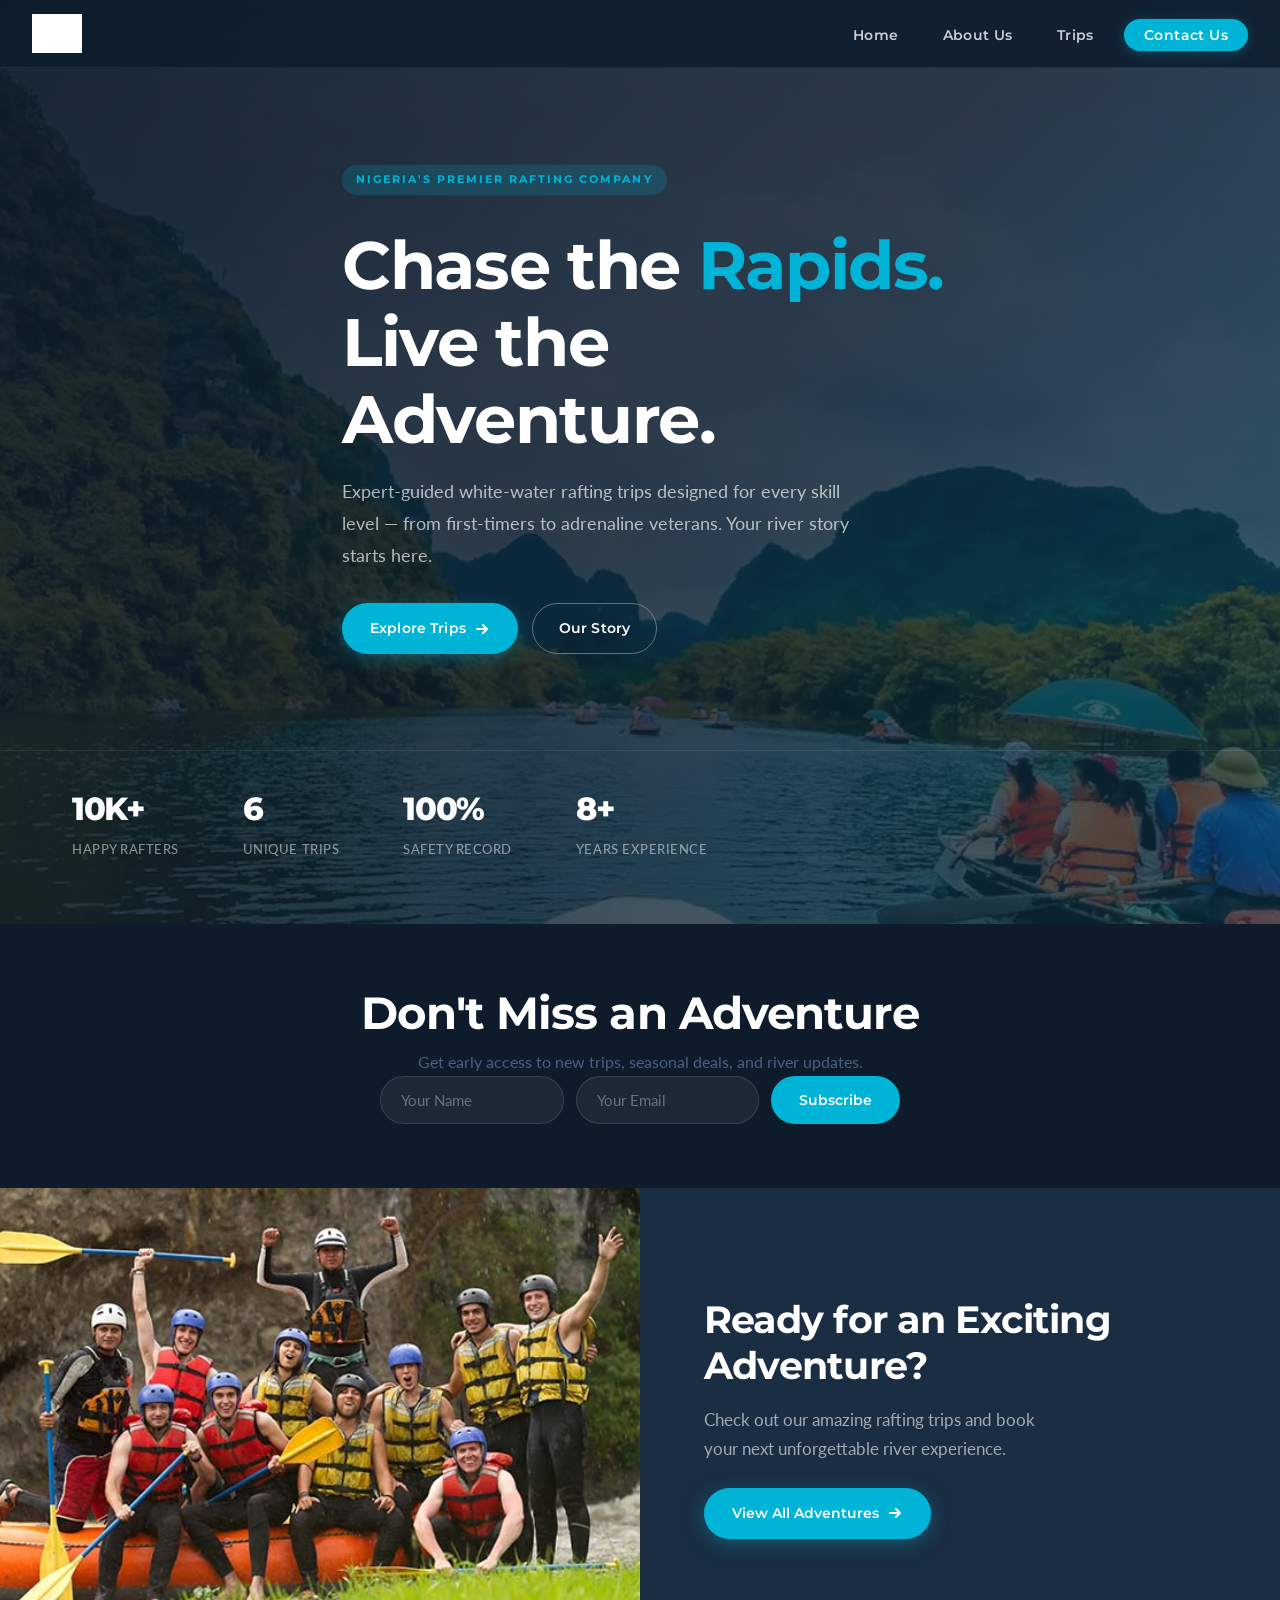
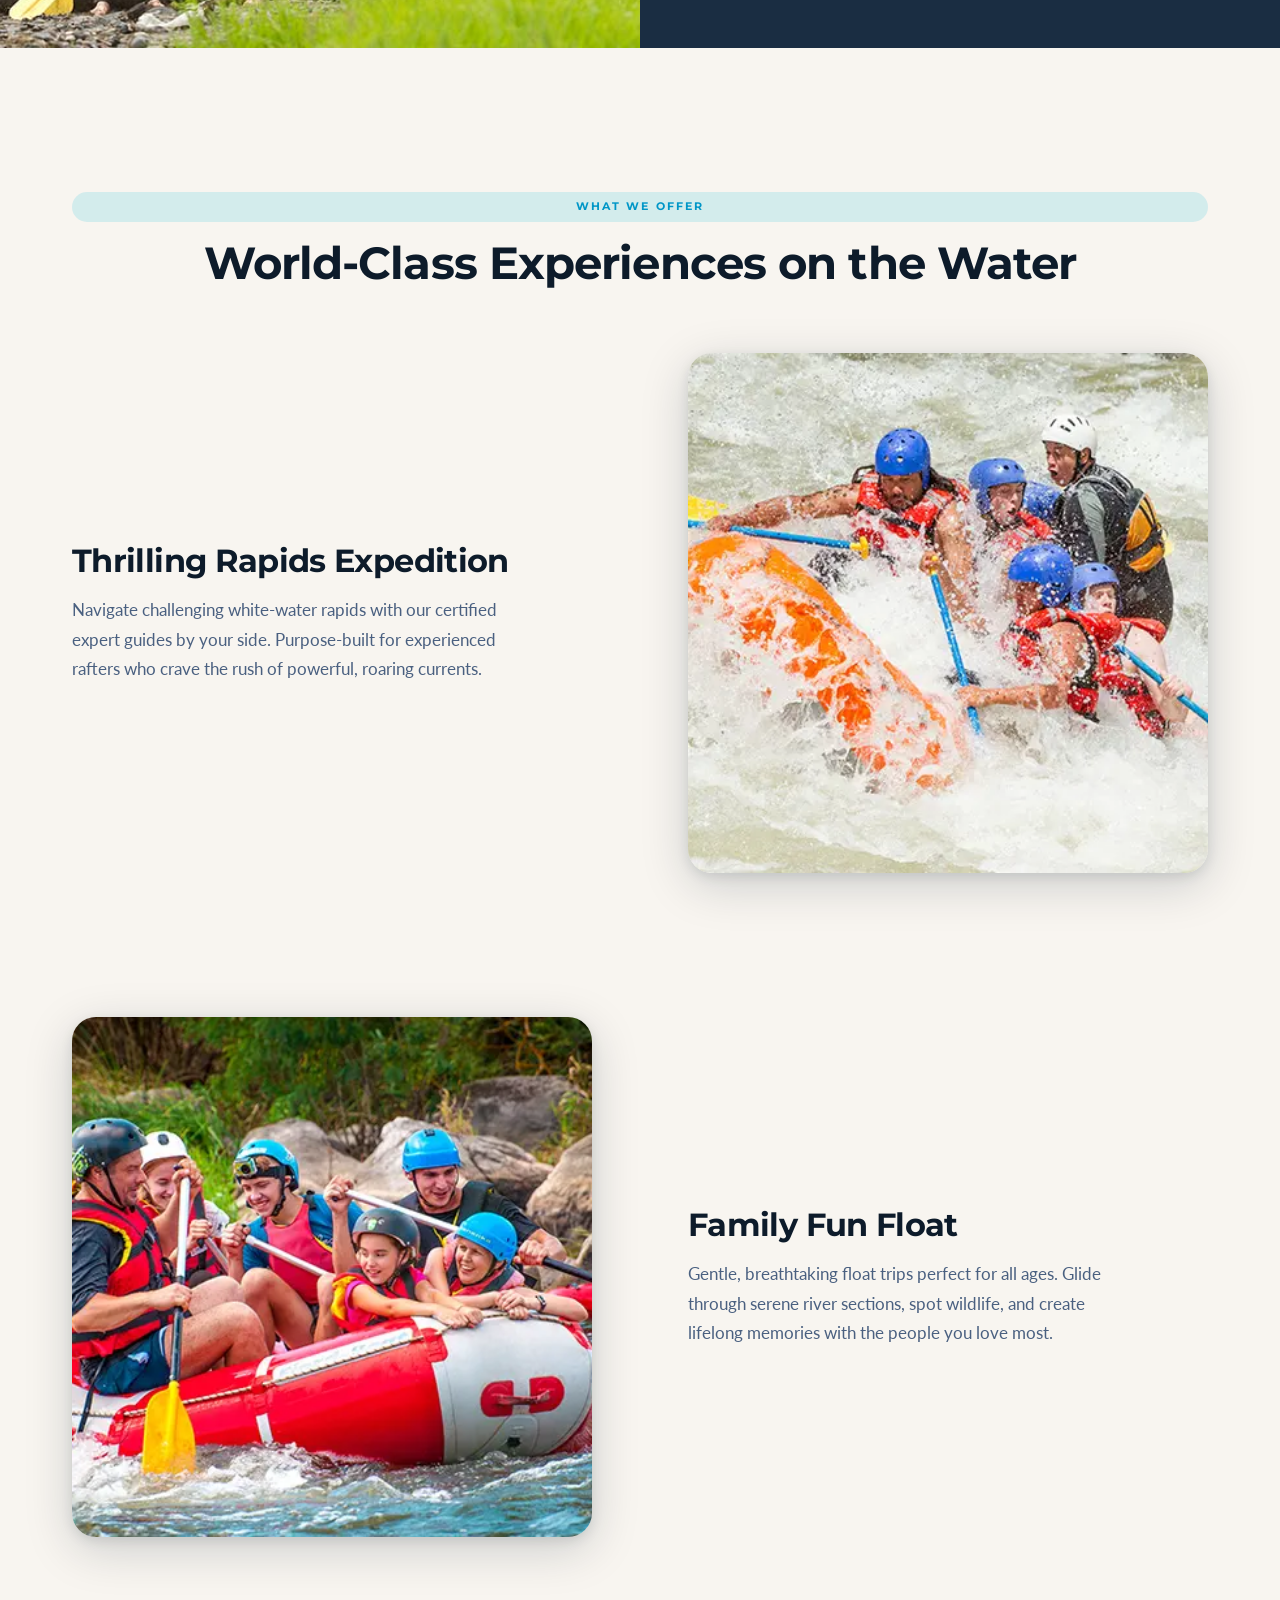
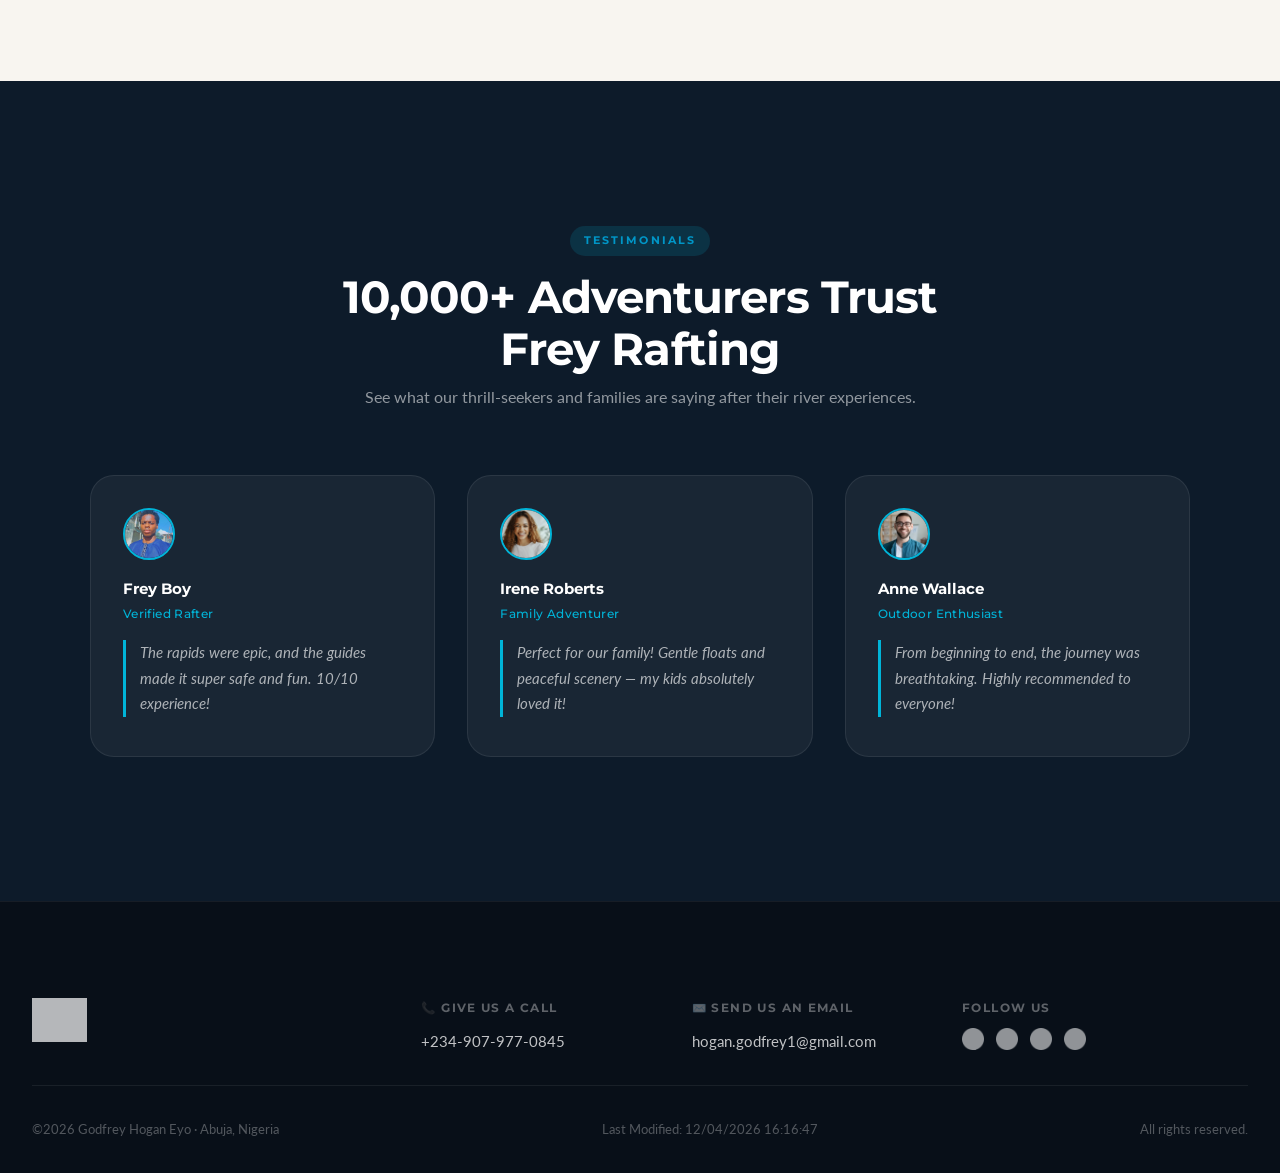
<file: index.html>
<!DOCTYPE html>
<html lang="en-US">

<head>
  <meta charset="UTF-8">
  <meta name="viewport" content="width=device-width, initial-scale=1.0">
  <title>Frey Water Rafting — Unforgettable River Adventures</title>
  <meta name="description" content="Frey Water Rafting offers world-class river adventures for all skill levels. Book your thrilling rafting trip in Abuja, Nigeria.">
  <meta name="author" content="Godfrey Hogan Eyo">
  <link rel="preconnect" href="https://fonts.googleapis.com">
  <link rel="preconnect" href="https://fonts.gstatic.com" crossorigin>
  <link href="https://fonts.googleapis.com/css2?family=Lato:wght@400;700&family=Montserrat:wght@100..900&display=swap" rel="stylesheet">
  <link rel="stylesheet" href="styles/rafting.css">
  <link rel="stylesheet" href="styles/rafting-large.css">
  <link rel="stylesheet" href="styles/rafting-larger.css">
  <script src="scripts/rafting.js" defer></script>
</head>

<body>

  <!-- ═══ HEADER ══════════════════════════════════════════ -->
  <header>
    <img id="logo-img" src="images/rafting-logo.webp" alt="Frey Water Rafting" loading="lazy">
    <button id="menu" aria-label="Open menu">
      <span></span>
    </button>
    <nav>
      <ul class="navigation">
        <li><a href="index.html">Home</a></li>
        <li><a href="about.html">About Us</a></li>
        <li><a href="trips.html">Trips</a></li>
        <li><a href="contact.html">Contact Us</a></li>
      </ul>
    </nav>
  </header>

  <main>

    <!-- ═══ HERO ════════════════════════════════════════════ -->
    <section class="hero" aria-label="Hero section">
      <div class="hero-bg">
        <img src="images/home-image2.webp" alt="" aria-hidden="true" loading="eager">
      </div>
      <div class="hero-content container">
        <span class="section-label">Nigeria's Premier Rafting Company</span>
        <h1>Chase the <span>Rapids.</span><br>Live the Adventure.</h1>
        <p class="hero-sub">Expert-guided white-water rafting trips designed for every skill level — from first-timers to adrenaline veterans. Your river story starts here.</p>
        <div class="hero-cta">
          <a href="trips.html" class="btn btn-primary">
            Explore Trips
            <svg viewBox="0 0 16 16" fill="none" stroke="currentColor" stroke-width="2" stroke-linecap="round" stroke-linejoin="round"><path d="M3 8h10M9 4l4 4-4 4"/></svg>
          </a>
          <a href="about.html" class="btn btn-ghost">Our Story</a>
        </div>
      </div>
      <div class="hero-stats">
        <div class="stat"><strong>10K+</strong><span>Happy Rafters</span></div>
        <div class="stat"><strong>6</strong><span>Unique Trips</span></div>
        <div class="stat"><strong>100%</strong><span>Safety Record</span></div>
        <div class="stat"><strong>8+</strong><span>Years Experience</span></div>
      </div>
    </section>

    <!-- ═══ SUBSCRIBE ════════════════════════════════════════ -->
    <section class="subscribe-section" aria-label="Newsletter signup">
      <div class="container">
        <h2>Don't Miss an Adventure</h2>
        <p>Get early access to new trips, seasonal deals, and river updates.</p>
        <form id="subscribe-form" novalidate>
          <input type="text" id="name" placeholder="Your Name" required aria-label="Your name">
          <input type="email" id="email" placeholder="Your Email" required aria-label="Your email" pattern="[a-z0-9._%+\-]+@[a-z0-9.\-]+\.[a-z]{2,}$">
          <button type="submit">Subscribe</button>
        </form>
      </div>
    </section>

    <!-- ═══ TRIP PROMO BAND ══════════════════════════════════ -->
    <div class="trip-section" aria-label="Adventure call-to-action">
      <div class="trip-image-container">
        <img src="images/river-exhilaration.jpg" alt="Rafters navigating white-water rapids" loading="lazy">
      </div>
      <div class="trip-text">
        <p>Ready for an Exciting Adventure?</p>
        <p>Check out our amazing rafting trips and book your next unforgettable river experience.</p>
        <a href="trips.html" class="trip-button">
          View All Adventures
          <svg viewBox="0 0 16 16" fill="none" stroke="currentColor" stroke-width="2" stroke-linecap="round" stroke-linejoin="round" width="16" height="16"><path d="M3 8h10M9 4l4 4-4 4"/></svg>
        </a>
      </div>
    </div>

    <!-- ═══ OFFERINGS ════════════════════════════════════════ -->
    <section class="offerings-section" aria-labelledby="offerings-heading">
      <span class="section-label" style="display:block;text-align:center;margin-bottom:1rem">What We Offer</span>
      <h2 class="offering-h2" id="offerings-heading">World-Class Experiences on the Water</h2>

      <div class="row featurette reveal">
        <div class="col-md-7">
          <h2 class="featurette-heading">Thrilling Rapids Expedition</h2>
          <p class="lead">Navigate challenging white-water rapids with our certified expert guides by your side. Purpose-built for experienced rafters who crave the rush of powerful, roaring currents.</p>
        </div>
        <div class="col-md-5">
          <img src="images/thrilling-rapids.webp" alt="Thrilling Rapids Expedition" class="featurette-image" width="500" height="500" loading="lazy">
        </div>
      </div>

      <div class="row featurette reveal">
        <div class="col-md-7 order-md-2">
          <h2 class="featurette-heading">Family Fun Float</h2>
          <p class="lead">Gentle, breathtaking float trips perfect for all ages. Glide through serene river sections, spot wildlife, and create lifelong memories with the people you love most.</p>
        </div>
        <div class="col-md-5">
          <img src="images/family-fun.webp" alt="Family Fun Float trip" class="featurette-image" width="500" height="500" loading="lazy">
        </div>
      </div>
    </section>

    <!-- ═══ SOCIAL PROOF ═════════════════════════════════════ -->
    <section class="social-proof" aria-labelledby="proof-heading">
      <div class="proof-header reveal">
        <span class="section-label">Testimonials</span>
        <h2 id="proof-heading">10,000+ Adventurers Trust Frey Rafting</h2>
        <p>See what our thrill-seekers and families are saying after their river experiences.</p>
      </div>
      <div class="testimonials">
        <div class="testimonial-card reveal">
          <img src="images/profile.jpg" alt="Frey boy" class="avatar">
          <p class="name">Frey Boy <span>Verified Rafter</span></p>
          <blockquote>The rapids were epic, and the guides made it super safe and fun. 10/10 experience!</blockquote>
        </div>
        <div class="testimonial-card reveal">
          <img src="images/irene-roberts.jpg" alt="Irene Roberts" class="avatar">
          <p class="name">Irene Roberts <span>Family Adventurer</span></p>
          <blockquote>Perfect for our family! Gentle floats and peaceful scenery — my kids absolutely loved it!</blockquote>
        </div>
        <div class="testimonial-card reveal">
          <img src="images/caleb-stones.webp" alt="Anne Wallace" class="avatar">
          <p class="name">Anne Wallace <span>Outdoor Enthusiast</span></p>
          <blockquote>From beginning to end, the journey was breathtaking. Highly recommended to everyone!</blockquote>
        </div>
      </div>
    </section>

  </main>

  <!-- ═══ FOOTER ═══════════════════════════════════════════ -->
  <footer class="site-footer">
    <div class="footer-logo">
      <img src="images/rafting-logo.webp" alt="Frey Rafting Logo">
    </div>
    <div class="footer-contact">
      <p>📞 Give Us a Call</p>
      <a href="tel:+2349079770845">+234-907-977-0845</a>
    </div>
    <div class="footer-email">
      <p>✉️ Send Us an Email</p>
      <a href="mailto:hogan.godfrey1@gmail.com">hogan.godfrey1@gmail.com</a>
    </div>
    <div class="footer-social">
      <p>Follow Us</p>
      <div>
        <a href="#" aria-label="Facebook"><img src="images/facebook_icon.png" alt="Facebook"></a>
        <a href="https://www.instagram.com/itx_frey?igsh=Ym53MWpyd3EzMXE3" aria-label="Instagram"><img src="images/instagram_icon.png" alt="Instagram"></a>
        <a href="https://www.linkedin.com/in/godfrey-eyo-66aa3a251" aria-label="LinkedIn"><img src="images/linkedin_icon.png" alt="LinkedIn"></a>
        <a href="https://x.com/itzfrey" aria-label="Twitter/X"><img src="images/twitter_icon.png" alt="Twitter"></a>
      </div>
    </div>
    <div class="footer-copy">
      <p>&copy;<span id="currentyear"></span> Godfrey Hogan Eyo · Abuja, Nigeria</p>
      <p id="lastModified"></p>
      <p>All rights reserved.</p>
    </div>
  </footer>

</body>
</html>
</file>
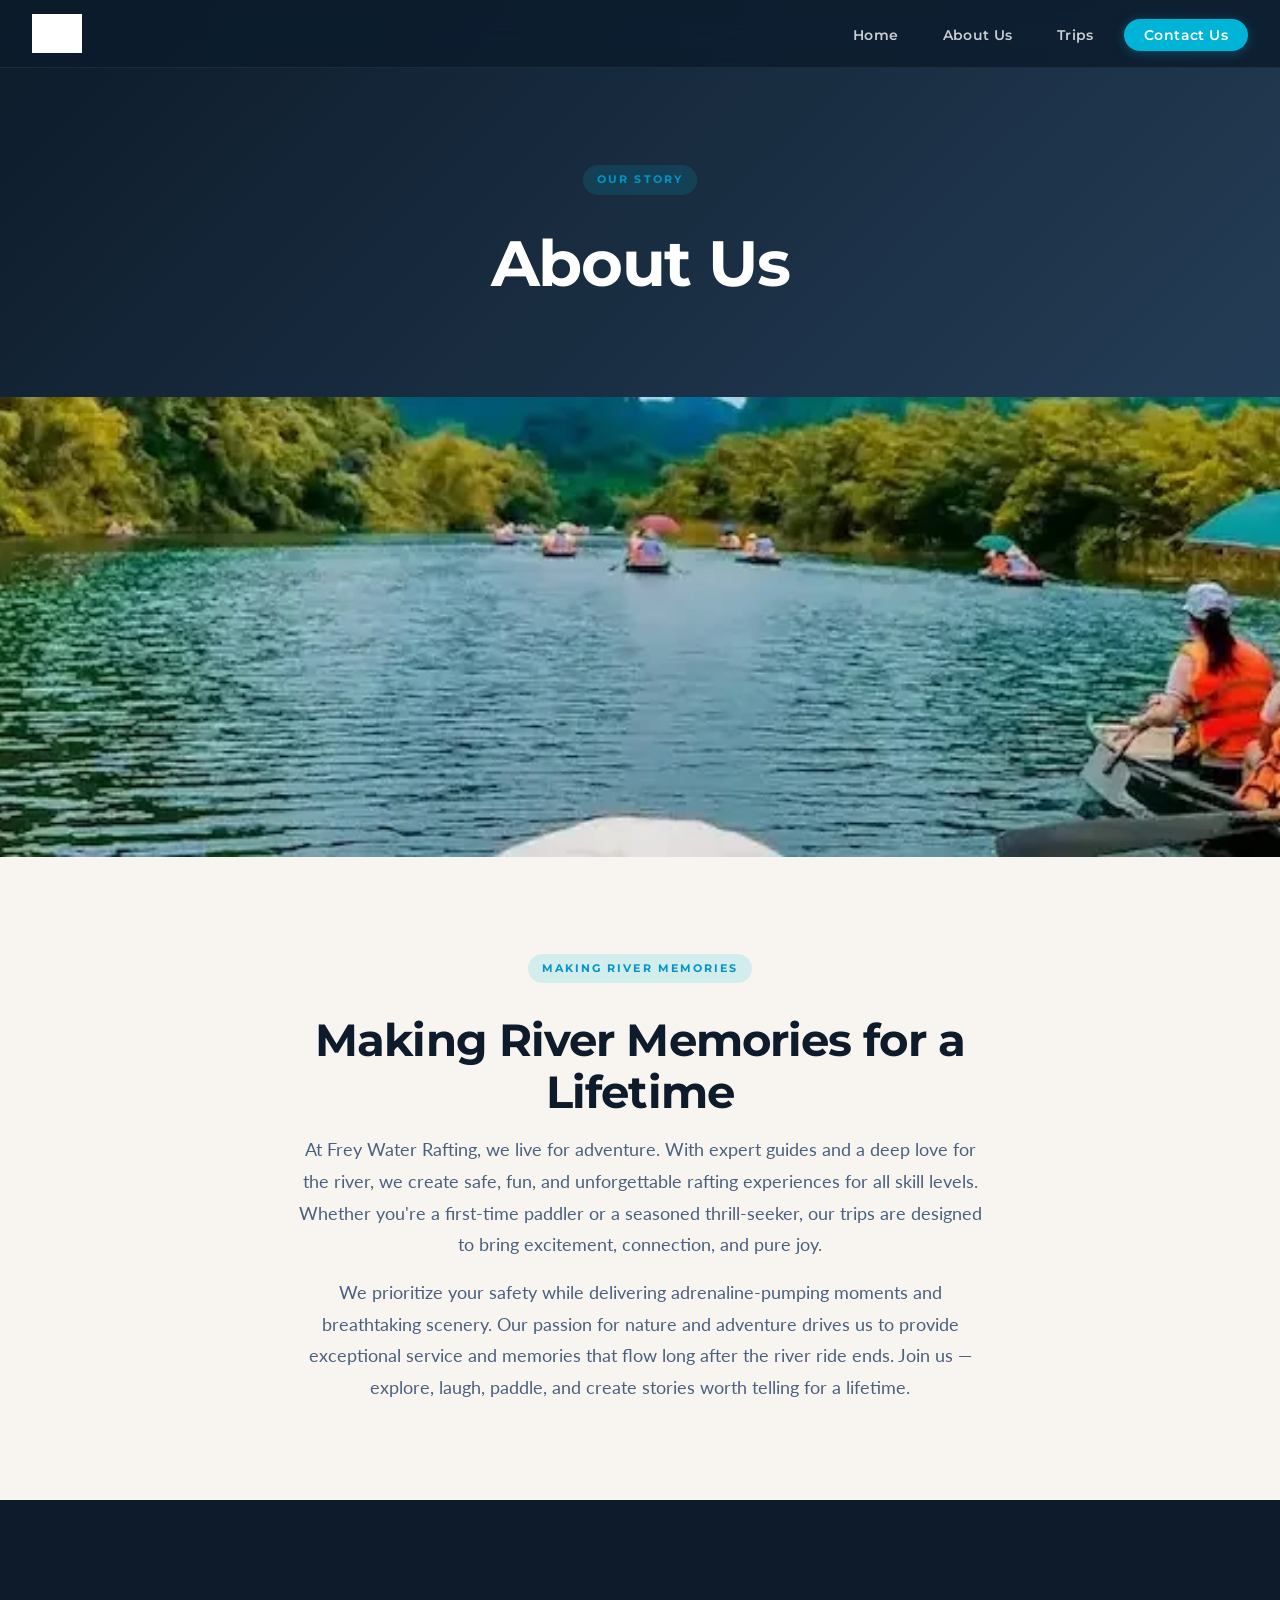
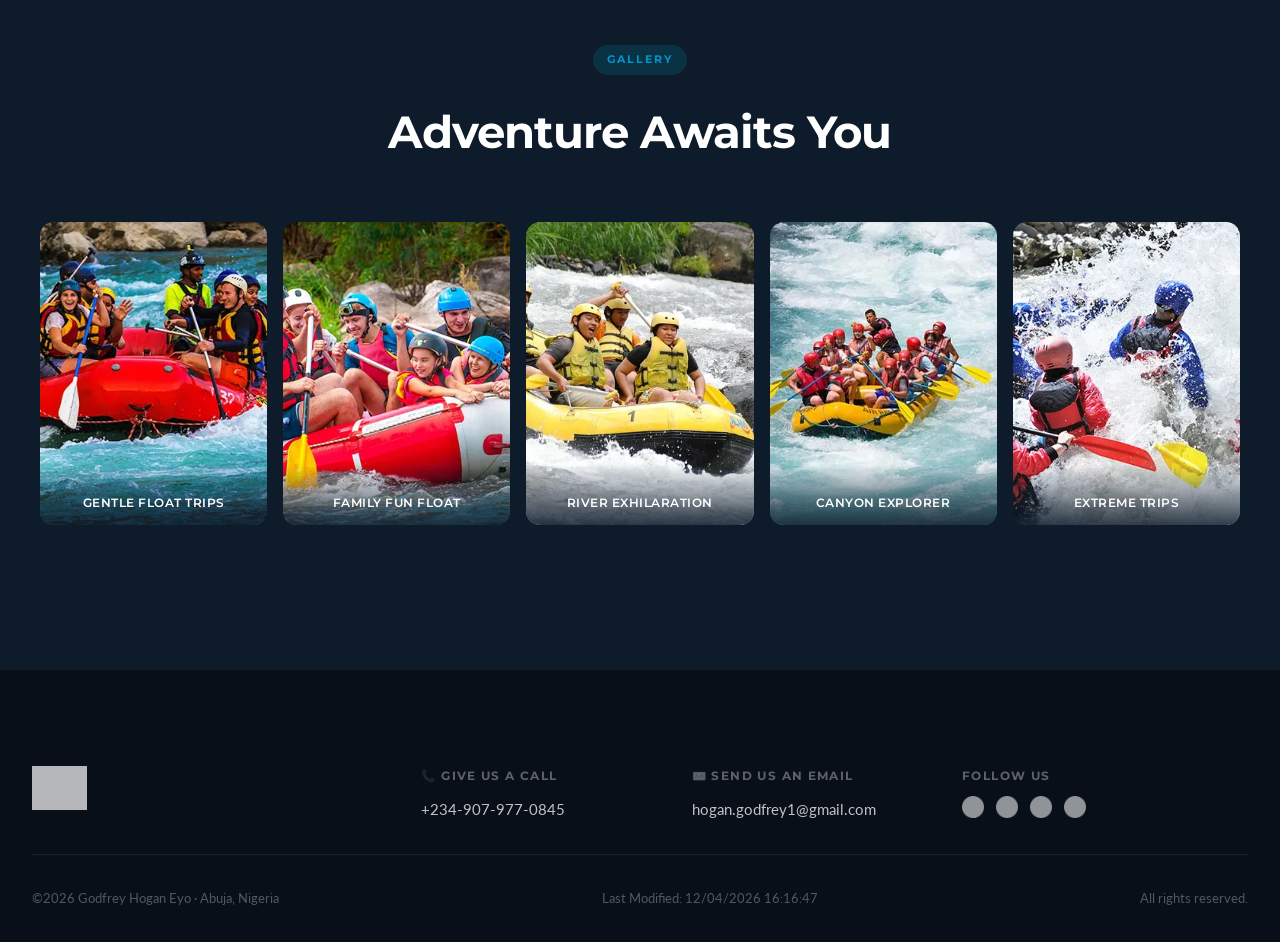
<file: about.html>
<!DOCTYPE html>
<html lang="en-us">

<head>
  <meta charset="UTF-8">
  <meta name="viewport" content="width=device-width, initial-scale=1.0">
  <title>About Us — Frey Water Rafting</title>
  <meta name="description" content="Learn about Frey Water Rafting — our story, mission, and the passionate guides behind every unforgettable river adventure.">
  <meta name="author" content="Godfrey Hogan Eyo">
  <link rel="preconnect" href="https://fonts.googleapis.com">
  <link rel="preconnect" href="https://fonts.gstatic.com" crossorigin>
  <link href="https://fonts.googleapis.com/css2?family=Lato:wght@400;700&family=Montserrat:wght@100..900&display=swap" rel="stylesheet">
  <link rel="stylesheet" href="styles/rafting.css">
  <link rel="stylesheet" href="styles/rafting-large.css">
  <link rel="stylesheet" href="styles/rafting-larger.css">
  <script src="scripts/rafting.js" defer></script>
</head>

<body>

  <header>
    <img id="logo-img" src="images/rafting-logo.webp" alt="Frey Water Rafting" loading="lazy">
    <button id="menu" aria-label="Open menu"><span></span></button>
    <nav>
      <ul class="navigation">
        <li><a href="index.html">Home</a></li>
        <li><a href="about.html">About Us</a></li>
        <li><a href="trips.html">Trips</a></li>
        <li><a href="contact.html">Contact Us</a></li>
      </ul>
    </nav>
  </header>

  <main>

    <section>
      <div class="about-heading">
        <span class="section-label">Our Story</span>
        <h1 style="color:white;margin-top:1rem;">About Us</h1>
      </div>
      <div class="about-image">
        <img src="images/about-header-image.webp" alt="Rafters on the river" loading="lazy">
      </div>
      <div class="about-content reveal">
        <span class="section-label">Making River Memories</span>
        <h2 style="margin-top:1rem">Making River Memories for a Lifetime</h2>
        <p>At Frey Water Rafting, we live for adventure. With expert guides and a deep love for the river, we create safe, fun, and unforgettable rafting experiences for all skill levels. Whether you're a first-time paddler or a seasoned thrill-seeker, our trips are designed to bring excitement, connection, and pure joy.</p>
        <p style="margin-top:1rem">We prioritize your safety while delivering adrenaline-pumping moments and breathtaking scenery. Our passion for nature and adventure drives us to provide exceptional service and memories that flow long after the river ride ends. Join us — explore, laugh, paddle, and create stories worth telling for a lifetime.</p>
      </div>
    </section>

    <section class="adventure-section" aria-labelledby="adventure-heading">
      <span class="section-label">Gallery</span>
      <h2 id="adventure-heading" style="margin-top:1rem">Adventure Awaits You</h2>
      <div class="adventure-figure">
        <figure class="reveal">
          <img src="images/rafting1.webp" alt="Gentle float trips" loading="lazy">
          <figcaption>Gentle Float Trips</figcaption>
        </figure>
        <figure class="reveal">
          <img src="images/family-fun.webp" alt="Family fun float" loading="lazy">
          <figcaption>Family Fun Float</figcaption>
        </figure>
        <figure class="reveal">
          <img src="images/river-exhilaration.webp" alt="River exhilaration" loading="lazy">
          <figcaption>River Exhilaration</figcaption>
        </figure>
        <figure class="reveal">
          <img src="images/rafting4.webp" alt="Canyon explorer" loading="lazy">
          <figcaption>Canyon Explorer</figcaption>
        </figure>
        <figure class="reveal">
          <img src="images/extreme-trips.webp" alt="Extreme trips" loading="lazy">
          <figcaption>Extreme Trips</figcaption>
        </figure>
      </div>
    </section>

  </main>

  <footer class="site-footer">
    <div class="footer-logo">
      <img src="images/rafting-logo.webp" alt="Frey Rafting Logo" loading="lazy">
    </div>
    <div class="footer-contact">
      <p>📞 Give Us a Call</p>
      <a href="tel:+2349079770845">+234-907-977-0845</a>
    </div>
    <div class="footer-email">
      <p>✉️ Send Us an Email</p>
      <a href="mailto:hogan.godfrey1@gmail.com">hogan.godfrey1@gmail.com</a>
    </div>
    <div class="footer-social">
      <p>Follow Us</p>
      <div>
        <a href="#" aria-label="Facebook"><img src="images/facebook_icon.png" alt="Facebook"></a>
        <a href="https://www.instagram.com/itx_frey?igsh=Ym53MWpyd3EzMXE3" aria-label="Instagram"><img src="images/instagram_icon.png" alt="Instagram"></a>
        <a href="https://www.linkedin.com/in/godfrey-eyo-66aa3a251" aria-label="LinkedIn"><img src="images/linkedin_icon.png" alt="LinkedIn"></a>
        <a href="https://x.com/itzfrey" aria-label="Twitter/X"><img src="images/twitter_icon.png" alt="Twitter"></a>
      </div>
    </div>
    <div class="footer-copy">
      <p>&copy;<span id="currentyear"></span> Godfrey Hogan Eyo · Abuja, Nigeria</p>
      <p id="lastModified"></p>
      <p>All rights reserved.</p>
    </div>
  </footer>

</body>
</html>
</file>
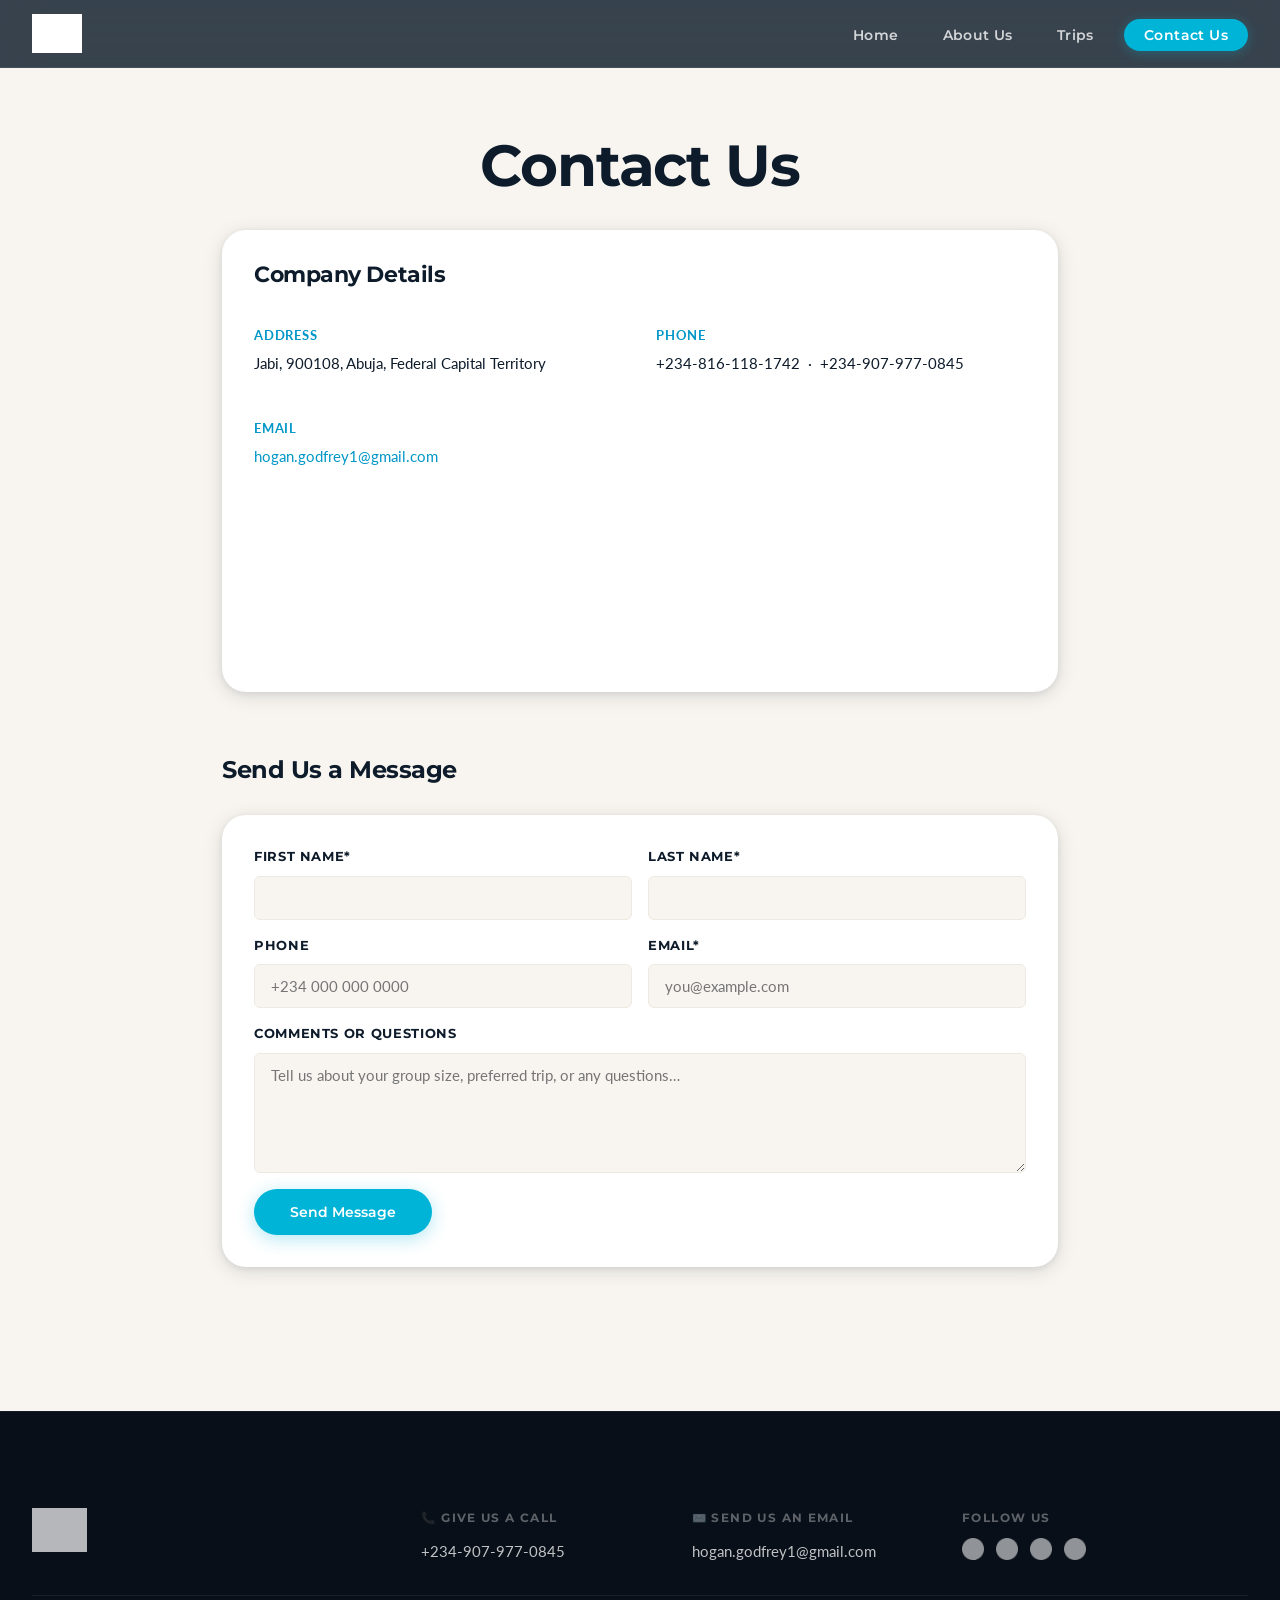
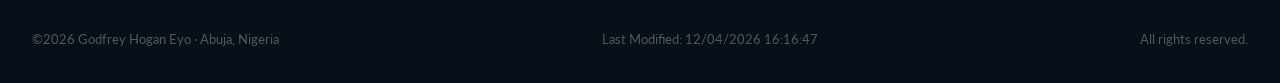
<file: contact.html>
<!DOCTYPE html>
<html lang="en-US">

<head>
  <meta charset="UTF-8">
  <meta name="viewport" content="width=device-width, initial-scale=1.0">
  <title>Contact Us — Frey Water Rafting</title>
  <meta name="description" content="Get in touch with Frey Water Rafting. Book a trip, ask questions, or send us a message.">
  <meta name="author" content="Godfrey Hogan Eyo">
  <link rel="preconnect" href="https://fonts.googleapis.com">
  <link rel="preconnect" href="https://fonts.gstatic.com" crossorigin>
  <link href="https://fonts.googleapis.com/css2?family=Lato:wght@400;700&family=Montserrat:wght@100..900&display=swap" rel="stylesheet">
  <link rel="stylesheet" href="styles/rafting.css">
  <link rel="stylesheet" href="styles/rafting-large.css">
  <link rel="stylesheet" href="styles/rafting-larger.css">
  <script src="scripts/rafting.js" defer></script>
</head>

<body>

  <header>
    <img id="logo-img" src="images/rafting-logo.webp" alt="Frey Water Rafting" loading="lazy">
    <button id="menu" aria-label="Open menu"><span></span></button>
    <nav>
      <ul class="navigation">
        <li><a href="index.html">Home</a></li>
        <li><a href="about.html">About Us</a></li>
        <li><a href="trips.html">Trips</a></li>
        <li><a href="contact.html">Contact Us</a></li>
      </ul>
    </nav>
  </header>

  <main>

    <h1 class="contact-h1">Contact Us</h1>

    <section class="contact-section reveal">
      <div class="company-info">
        <h2>Company Details</h2>
        <div class="address">
          <p><strong>Address</strong></p>
          <p>Jabi, 900108, Abuja, Federal Capital Territory</p>
        </div>
        <div class="phone">
          <p><strong>Phone</strong></p>
          <p>+234-816-118-1742 &nbsp;·&nbsp; +234-907-977-0845</p>
        </div>
        <div class="email">
          <p><strong>Email</strong></p>
          <p><a href="mailto:hogan.godfrey1@gmail.com" style="color:var(--teal-dark)">hogan.godfrey1@gmail.com</a></p>
        </div>
        <div>
          <iframe title="Jabi, Abuja"
            src="https://www.google.com/maps/embed?pb=!1m14!1m12!1m3!1d14753.842128350474!2d7.428692981295254!3d9.073199375328045!2m3!1f0!2f0!3f0!3m2!1i1024!2i768!4f13.1!5e0!3m2!1sen!2sng!4v1689111962773!5m2!1sen!2sng"
            width="300" height="250" allowfullscreen="" loading="lazy"
            referrerpolicy="no-referrer-when-downgrade"></iframe>
        </div>
      </div>
    </section>

    <div class="contact-form reveal">
      <h3>Send Us a Message</h3>
      <form method="get" action="#" class="wf1">
        <label>First Name* <input type="text" name="fname" required autocomplete="given-name"></label>
        <label>Last Name*  <input type="text" name="lname" required autocomplete="family-name"></label>
        <label>Phone       <input type="tel" name="tel" placeholder="+234 000 000 0000" autocomplete="tel"></label>
        <label>Email*      <input type="email" name="email" required placeholder="you@example.com" autocomplete="email"></label>
        <label class="written-review">Comments or Questions
          <textarea name="comments" id="comments" rows="4" placeholder="Tell us about your group size, preferred trip, or any questions…"></textarea>
        </label>
        <input type="submit" value="Send Message">
      </form>
    </div>

  </main>

  <footer class="site-footer">
    <div class="footer-logo">
      <img src="images/rafting-logo.webp" alt="Frey Rafting Logo">
    </div>
    <div class="footer-contact">
      <p>📞 Give Us a Call</p>
      <a href="tel:+2349079770845">+234-907-977-0845</a>
    </div>
    <div class="footer-email">
      <p>✉️ Send Us an Email</p>
      <a href="mailto:hogan.godfrey1@gmail.com">hogan.godfrey1@gmail.com</a>
    </div>
    <div class="footer-social">
      <p>Follow Us</p>
      <div>
        <a href="#" aria-label="Facebook"><img src="images/facebook_icon.png" alt="Facebook"></a>
        <a href="https://www.instagram.com/itx_frey?igsh=Ym53MWpyd3EzMXE3" aria-label="Instagram"><img src="images/instagram_icon.png" alt="Instagram"></a>
        <a href="https://www.linkedin.com/in/godfrey-eyo-66aa3a251" aria-label="LinkedIn"><img src="images/linkedin_icon.png" alt="LinkedIn"></a>
        <a href="https://x.com/itzfrey" aria-label="Twitter/X"><img src="images/twitter_icon.png" alt="Twitter"></a>
      </div>
    </div>
    <div class="footer-copy">
      <p>&copy;<span id="currentyear"></span> Godfrey Hogan Eyo · Abuja, Nigeria</p>
      <p id="lastModified"></p>
      <p>All rights reserved.</p>
    </div>
  </footer>

</body>
</html>
</file>
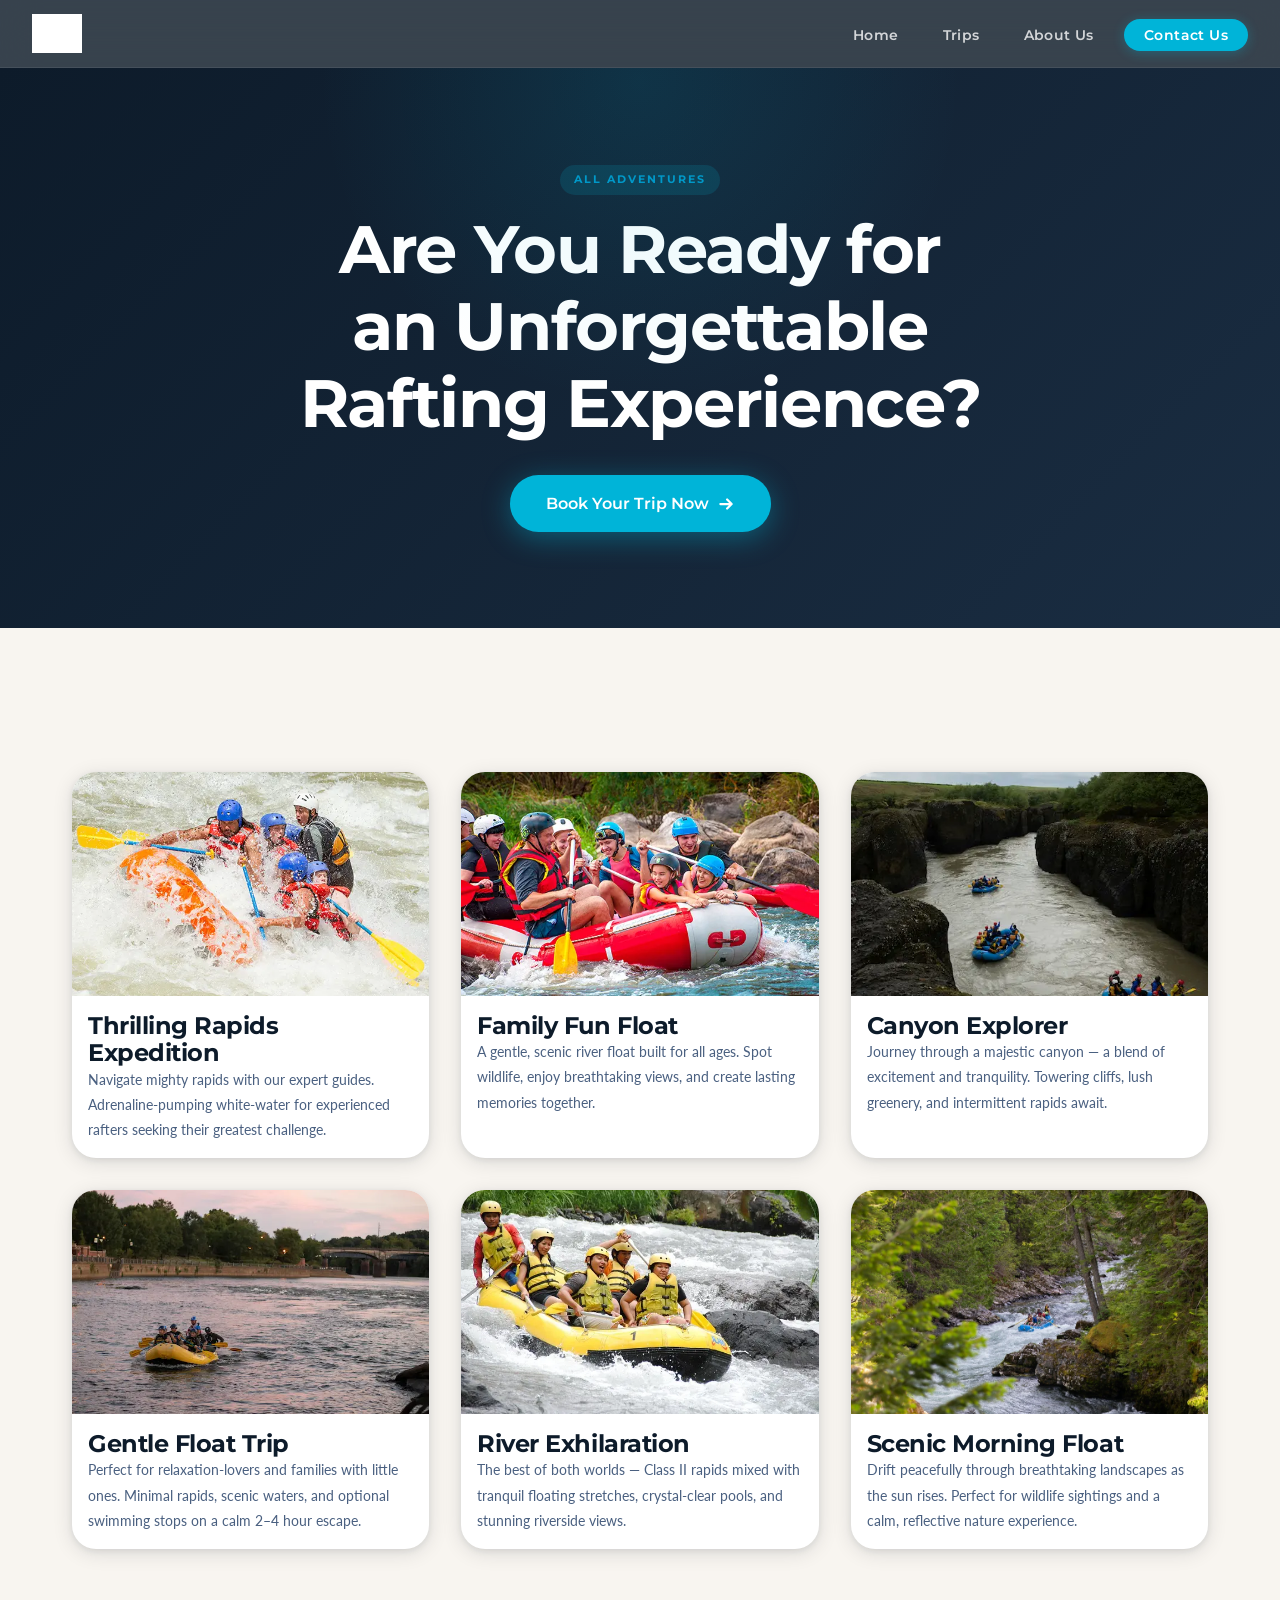
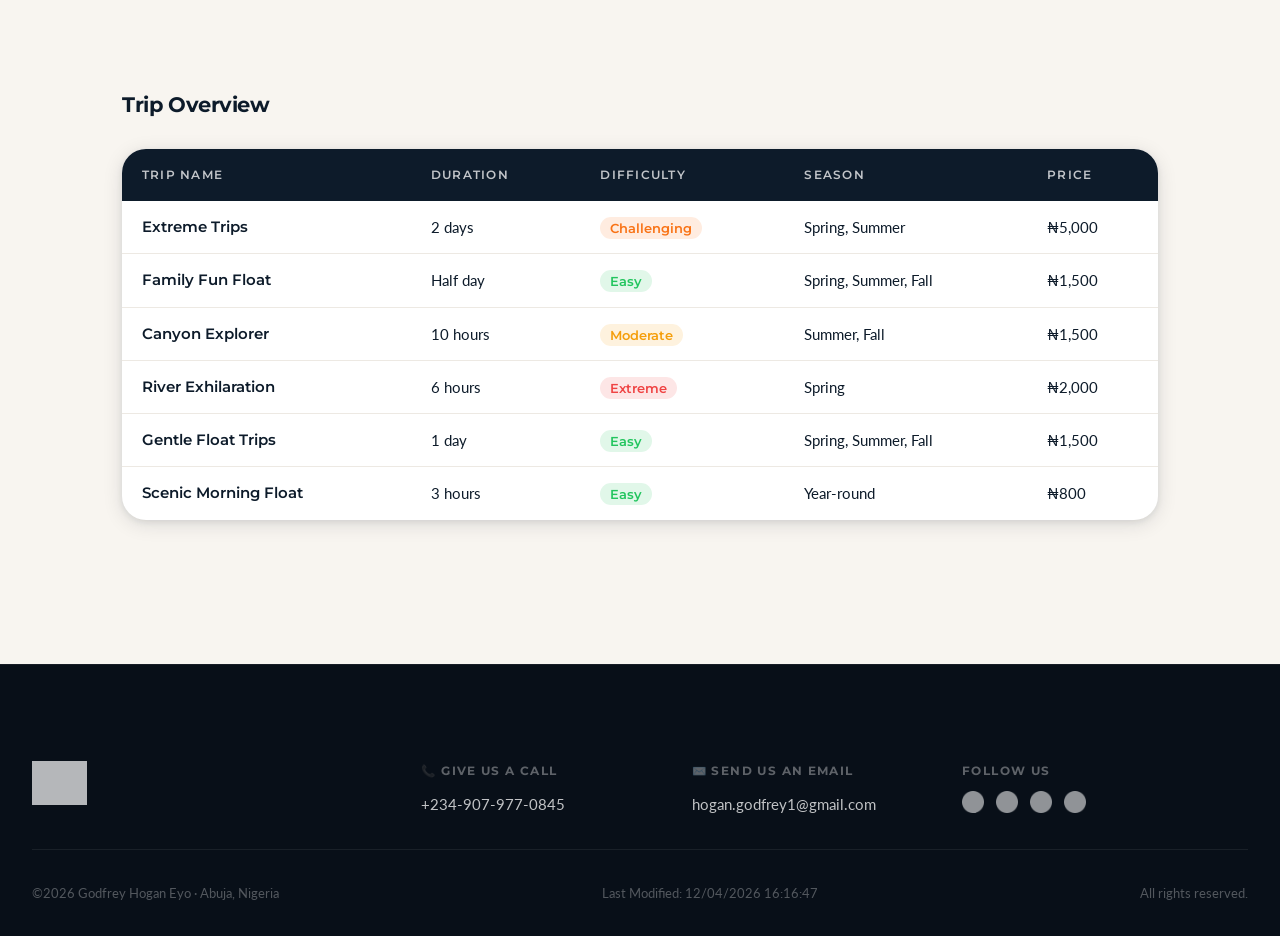
<file: trips.html>
<!DOCTYPE html>
<html lang="en-us">

<head>
  <meta charset="UTF-8">
  <meta name="viewport" content="width=device-width, initial-scale=1.0">
  <title>Our Trips — Frey Water Rafting</title>
  <meta name="description" content="Explore all Frey Water Rafting trips — from family floats to extreme white-water expeditions. Book your adventure today.">
  <meta name="author" content="Godfrey Hogan Eyo">
  <link rel="preconnect" href="https://fonts.googleapis.com">
  <link rel="preconnect" href="https://fonts.gstatic.com" crossorigin>
  <link href="https://fonts.googleapis.com/css2?family=Lato:wght@400;700&family=Montserrat:wght@100..900&display=swap" rel="stylesheet">
  <link rel="stylesheet" href="styles/rafting.css">
  <link rel="stylesheet" href="styles/rafting-large.css">
  <link rel="stylesheet" href="styles/rafting-larger.css">
  <script src="scripts/rafting.js" defer></script>
</head>

<body>

  <header>
    <img id="logo-img" src="images/rafting-logo.webp" alt="Frey Water Rafting" loading="lazy">
    <button id="menu" aria-label="Open menu"><span></span></button>
    <nav>
      <ul class="navigation">
        <li><a href="index.html">Home</a></li>
        <li><a href="trips.html">Trips</a></li>
        <li><a href="about.html">About Us</a></li>
        <li><a href="contact.html">Contact Us</a></li>
      </ul>
    </nav>
  </header>

  <main class="trip-main">

    <section class="call-to-action">
      <span class="section-label">All Adventures</span>
      <h1>Are You Ready for an Unforgettable Rafting Experience?</h1>
      <a href="contact.html" class="contact-button">
        Book Your Trip Now
        <svg viewBox="0 0 16 16" fill="none" stroke="currentColor" stroke-width="2" stroke-linecap="round" stroke-linejoin="round" width="18" height="18"><path d="M3 8h10M9 4l4 4-4 4"/></svg>
      </a>
    </section>

    <section class="trip-description" aria-label="Trip options">
      <div class="trip-item reveal">
        <img src="images/thrilling-rapids.webp" alt="Thrilling Rapids Expedition">
        <h3>Thrilling Rapids Expedition</h3>
        <p>Navigate mighty rapids with our expert guides. Adrenaline-pumping white-water for experienced rafters seeking their greatest challenge.</p>
      </div>
      <div class="trip-item reveal">
        <img src="images/family-fun.webp" alt="Family Fun Float">
        <h3>Family Fun Float</h3>
        <p>A gentle, scenic river float built for all ages. Spot wildlife, enjoy breathtaking views, and create lasting memories together.</p>
      </div>
      <div class="trip-item reveal">
        <img src="images/canyon-explorer.webp" alt="Canyon Explorer">
        <h3>Canyon Explorer</h3>
        <p>Journey through a majestic canyon — a blend of excitement and tranquility. Towering cliffs, lush greenery, and intermittent rapids await.</p>
      </div>
      <div class="trip-item reveal">
        <img src="images/gentle-float.webp" alt="Gentle Float Trip">
        <h3>Gentle Float Trip</h3>
        <p>Perfect for relaxation-lovers and families with little ones. Minimal rapids, scenic waters, and optional swimming stops on a calm 2–4 hour escape.</p>
      </div>
      <div class="trip-item reveal">
        <img src="images/river-exhilaration.webp" alt="River Exhilaration">
        <h3>River Exhilaration</h3>
        <p>The best of both worlds — Class II rapids mixed with tranquil floating stretches, crystal-clear pools, and stunning riverside views.</p>
      </div>
      <div class="trip-item reveal">
        <img src="images/scenic-morning-float.webp" alt="Scenic Morning Float">
        <h3>Scenic Morning Float</h3>
        <p>Drift peacefully through breathtaking landscapes as the sun rises. Perfect for wildlife sightings and a calm, reflective nature experience.</p>
      </div>
    </section>

    <section class="table-container" aria-label="Trip overview table">
      <div id="tripTableContainer"></div>
    </section>

  </main>

  <footer class="site-footer">
    <div class="footer-logo">
      <img src="images/rafting-logo.webp" alt="Frey Rafting Logo">
    </div>
    <div class="footer-contact">
      <p>📞 Give Us a Call</p>
      <a href="tel:+2349079770845">+234-907-977-0845</a>
    </div>
    <div class="footer-email">
      <p>✉️ Send Us an Email</p>
      <a href="mailto:hogan.godfrey1@gmail.com">hogan.godfrey1@gmail.com</a>
    </div>
    <div class="footer-social">
      <p>Follow Us</p>
      <div>
        <a href="#" aria-label="Facebook"><img src="images/facebook_icon.png" alt="Facebook"></a>
        <a href="https://www.instagram.com/itx_frey?igsh=Ym53MWpyd3EzMXE3" aria-label="Instagram"><img src="images/instagram_icon.png" alt="Instagram"></a>
        <a href="https://www.linkedin.com/in/godfrey-eyo-66aa3a251" aria-label="LinkedIn"><img src="images/linkedin_icon.png" alt="LinkedIn"></a>
        <a href="https://x.com/itzfrey" aria-label="Twitter/X"><img src="images/twitter_icon.png" alt="Twitter"></a>
      </div>
    </div>
    <div class="footer-copy">
      <p>&copy;<span id="currentyear"></span> Godfrey Hogan Eyo · Abuja, Nigeria</p>
      <p id="lastModified"></p>
      <p>All rights reserved.</p>
    </div>
  </footer>

</body>
</html>
</file>
<file: styles/rafting.css>
/* ============================================================
   FREY WATER RAFTING — Premium Design System
   Inspired by: Apple, Stripe, Arc Browser
   Theme: Deep ocean navy + warm cream + electric teal accent
   ============================================================ */

/* ─── Reset & Base ─────────────────────────────────────── */
*, *::before, *::after {
  box-sizing: border-box;
  margin: 0;
  padding: 0;
}

:root {
  /* Core Palette */
  --navy:       #0d1b2a;
  --navy-mid:   #1a2d42;
  --navy-light: #243d56;
  --teal:       #00b4d8;
  --teal-dark:  #0096c7;
  --teal-glow:  rgba(0, 180, 216, 0.15);
  --cream:      #f8f5f0;
  --cream-dark: #ede9e3;
  --white:      #ffffff;
  --text-dark:  #0d1b2a;
  --text-mid:   #4a6080;
  --text-light: #8fa3bc;

  /* Typography */
  --font-display: 'Montserrat', sans-serif;
  --font-body:    'Lato', sans-serif;

  /* Spacing */
  --space-xs:  0.5rem;
  --space-sm:  1rem;
  --space-md:  2rem;
  --space-lg:  4rem;
  --space-xl:  6rem;
  --space-2xl: 9rem;

  /* Radii */
  --radius-sm:  6px;
  --radius-md:  14px;
  --radius-lg:  24px;
  --radius-full: 9999px;

  /* Shadows */
  --shadow-sm:  0 1px 4px rgba(13,27,42,.08), 0 1px 2px rgba(13,27,42,.06);
  --shadow-md:  0 4px 20px rgba(13,27,42,.12), 0 2px 6px rgba(13,27,42,.08);
  --shadow-lg:  0 12px 48px rgba(13,27,42,.18), 0 4px 12px rgba(13,27,42,.10);
  --shadow-teal: 0 0 32px rgba(0,180,216,.25);

  /* Transitions */
  --ease:   cubic-bezier(0.25, 0.46, 0.45, 0.94);
  --spring: cubic-bezier(0.34, 1.56, 0.64, 1);
}

html {
  scroll-behavior: smooth;
  -webkit-text-size-adjust: 100%;
}

body {
  font-family: var(--font-body);
  background-color: var(--cream);
  color: var(--text-dark);
  line-height: 1.6;
  font-size: 16px;
  overflow-x: hidden;
}

img {
  display: block;
  max-width: 100%;
  height: auto;
}

a {
  color: inherit;
  text-decoration: none;
}

/* ─── Typography ────────────────────────────────────────── */
h1, h2, h3, h4 {
  font-family: var(--font-display);
  font-weight: 700;
  line-height: 1.15;
  letter-spacing: -0.02em;
  color: var(--navy);
}

h1 { font-size: clamp(2.4rem, 5.5vw, 4.2rem); }
h2 { font-size: clamp(1.8rem, 3.5vw, 2.8rem); }
h3 { font-size: clamp(1.2rem, 2vw, 1.5rem); }

p  {
  font-family: var(--font-body);
  line-height: 1.75;
  color: var(--text-mid);
}

/* ─── Utility ───────────────────────────────────────────── */
.container {
  max-width: 1200px;
  margin: 0 auto;
  padding: 0 var(--space-md);
}

.section-label {
  display: inline-block;
  font-family: var(--font-display);
  font-size: 0.7rem;
  font-weight: 700;
  letter-spacing: 0.18em;
  text-transform: uppercase;
  color: var(--teal-dark);
  background: var(--teal-glow);
  padding: 6px 14px;
  border-radius: var(--radius-full);
  margin-bottom: var(--space-sm);
}

/* ─── Buttons ───────────────────────────────────────────── */
.btn {
  display: inline-flex;
  align-items: center;
  gap: 8px;
  font-family: var(--font-display);
  font-weight: 600;
  font-size: 0.9rem;
  letter-spacing: 0.01em;
  padding: 14px 28px;
  border-radius: var(--radius-full);
  border: none;
  cursor: pointer;
  transition: transform 0.2s var(--spring), box-shadow 0.25s var(--ease), background 0.25s var(--ease);
  text-decoration: none;
  white-space: nowrap;
}

.btn:hover { transform: translateY(-2px); }
.btn:active { transform: translateY(0); }

.btn-primary {
  background: var(--teal);
  color: var(--white);
  box-shadow: 0 4px 18px rgba(0,180,216,.35);
}
.btn-primary:hover {
  background: var(--teal-dark);
  box-shadow: 0 6px 24px rgba(0,180,216,.45);
}

.btn-secondary {
  background: var(--white);
  color: var(--navy);
  border: 1.5px solid var(--cream-dark);
  box-shadow: var(--shadow-sm);
}
.btn-secondary:hover {
  border-color: var(--teal);
  color: var(--teal-dark);
  box-shadow: 0 0 0 4px var(--teal-glow), var(--shadow-sm);
}

.btn-ghost {
  background: transparent;
  color: var(--white);
  border: 1.5px solid rgba(255,255,255,0.35);
  padding: 12px 26px;
}
.btn-ghost:hover {
  background: rgba(255,255,255,.1);
  border-color: rgba(255,255,255,.7);
}

/* Arrow icon helper */
.btn svg {
  width: 16px;
  height: 16px;
  transition: transform 0.2s var(--ease);
}
.btn:hover svg { transform: translateX(3px); }

/* ─── HEADER / NAV ──────────────────────────────────────── */
header {
  position: fixed;
  top: 0;
  left: 0;
  right: 0;
  z-index: 1000;
  padding: 0 var(--space-md);
  height: 68px;
  display: flex;
  align-items: center;
  justify-content: space-between;
  background: rgba(13, 27, 42, 0.82);
  backdrop-filter: blur(18px) saturate(160%);
  -webkit-backdrop-filter: blur(18px) saturate(160%);
  border-bottom: 1px solid rgba(255,255,255,0.07);
  transition: background 0.3s var(--ease);
}

header.scrolled {
  background: rgba(13, 27, 42, 0.96);
}

#logo-img {
  height: 40px;
  width: auto;
  object-fit: contain;
  filter: brightness(0) invert(1);
  transition: opacity 0.2s;
}
#logo-img:hover { opacity: 0.85; }

.navigation {
  display: flex;
  list-style: none;
  gap: var(--space-sm);
  align-items: center;
}

.navigation li a {
  font-family: var(--font-display);
  font-weight: 600;
  font-size: 0.85rem;
  letter-spacing: 0.03em;
  color: rgba(255,255,255,0.78);
  padding: 8px 14px;
  border-radius: var(--radius-full);
  transition: color 0.2s, background 0.2s;
}
.navigation li a:hover {
  color: var(--white);
  background: rgba(255,255,255,0.1);
}
.navigation li:last-child a {
  background: var(--teal);
  color: var(--white);
  padding: 8px 20px;
  box-shadow: 0 2px 12px rgba(0,180,216,.3);
}
.navigation li:last-child a:hover {
  background: var(--teal-dark);
}

/* Hamburger */
#menu {
  display: none;
  background: transparent;
  border: 1.5px solid rgba(255,255,255,0.3);
  border-radius: var(--radius-sm);
  width: 40px;
  height: 36px;
  cursor: pointer;
  flex-direction: column;
  justify-content: center;
  align-items: center;
  gap: 5px;
  padding: 0 9px;
  transition: border-color 0.2s;
}
#menu:hover { border-color: rgba(255,255,255,0.7); }

#menu span,
#menu::before,
#menu::after {
  content: '';
  display: block;
  width: 100%;
  height: 1.5px;
  background: white;
  border-radius: 2px;
  transition: transform 0.3s var(--ease), opacity 0.3s;
}
#menu::before { margin-bottom: 5px; }
#menu::after  { margin-top: 5px; }

#menu.open::before { transform: translateY(6.5px) rotate(45deg); }
#menu.open::after  { transform: translateY(-6.5px) rotate(-45deg); }

/* ─── HERO (HOME) ───────────────────────────────────────── */
.hero {
  position: relative;
  min-height: 100svh;
  display: flex;
  flex-direction: column;
  justify-content: center;
  overflow: hidden;
  background: var(--navy);
}

.hero-bg {
  position: absolute;
  inset: 0;
  z-index: 0;
}
.hero-bg img {
  width: 100%;
  height: 100%;
  object-fit: cover;
  opacity: 0.38;
}
.hero-bg::after {
  content: '';
  position: absolute;
  inset: 0;
  background: linear-gradient(
    135deg,
    rgba(13,27,42,0.82) 0%,
    rgba(13,27,42,0.5) 50%,
    rgba(0,180,216,0.12) 100%
  );
}

.hero-content {
  position: relative;
  z-index: 1;
  max-width: 740px;
  padding: calc(68px + var(--space-xl)) var(--space-md) var(--space-xl);
}

.hero-content .section-label {
  background: rgba(0,180,216,0.18);
  color: var(--teal);
  animation: fadeUp 0.6s var(--ease) both;
}

.hero-content h1 {
  color: var(--white);
  margin: var(--space-sm) 0;
  text-wrap: balance;
  animation: fadeUp 0.7s var(--ease) 0.1s both;
}

.hero-content h1 span {
  color: var(--teal);
}

.hero-content .hero-sub {
  font-size: 1.15rem;
  color: rgba(255,255,255,0.68);
  max-width: 520px;
  margin-bottom: var(--space-md);
  animation: fadeUp 0.7s var(--ease) 0.2s both;
}

.hero-cta {
  display: flex;
  gap: 14px;
  flex-wrap: wrap;
  animation: fadeUp 0.7s var(--ease) 0.3s both;
}

.hero-stats {
  position: relative;
  z-index: 1;
  display: flex;
  gap: var(--space-lg);
  padding: var(--space-md) var(--space-md) var(--space-lg);
  border-top: 1px solid rgba(255,255,255,0.08);
  animation: fadeUp 0.7s var(--ease) 0.4s both;
}

.stat { text-align: left; }
.stat strong {
  display: block;
  font-family: var(--font-display);
  font-size: 2rem;
  font-weight: 800;
  color: var(--white);
  letter-spacing: -0.04em;
}
.stat span {
  font-size: 0.82rem;
  color: rgba(255,255,255,0.5);
  font-weight: 500;
  letter-spacing: 0.04em;
  text-transform: uppercase;
}

/* ─── CAROUSEL (HOME) ───────────────────────────────────── */
/* Strip Bootstrap carousel – replaced by hero above.
   If kept, style it below: */
.home-section { display: none; } /* hidden – hero replaces it */
.carousel { display: none; }

/* ─── SUBSCRIBE SECTION ─────────────────────────────────── */
.subscribe-section {
  background: var(--navy);
  padding: var(--space-lg) var(--space-md);
  text-align: center;
}

.subscribe-section h2 {
  color: var(--white);
  margin-bottom: var(--space-xs);
}
.subscribe-section > p {
  color: rgba(255,255,255,.5);
  margin-bottom: var(--space-md);
}

#subscribe-form {
  display: flex;
  gap: 12px;
  justify-content: center;
  max-width: 520px;
  margin: 0 auto;
  flex-wrap: wrap;
}

#subscribe-form input {
  flex: 1;
  min-width: 180px;
  padding: 14px 20px;
  border-radius: var(--radius-full);
  border: 1.5px solid rgba(255,255,255,0.12);
  background: rgba(255,255,255,0.06);
  color: var(--white);
  font-family: var(--font-body);
  font-size: 0.95rem;
  outline: none;
  transition: border-color 0.2s;
}
#subscribe-form input::placeholder { color: rgba(255,255,255,.35); }
#subscribe-form input:focus { border-color: var(--teal); }

#subscribe-form button {
  padding: 14px 28px;
  border-radius: var(--radius-full);
  border: none;
  background: var(--teal);
  color: var(--white);
  font-family: var(--font-display);
  font-weight: 600;
  font-size: 0.9rem;
  cursor: pointer;
  transition: background 0.2s, transform 0.15s var(--spring);
}
#subscribe-form button:hover {
  background: var(--teal-dark);
  transform: translateY(-2px);
}

/* ─── TRIP PROMO BAND ───────────────────────────────────── */
.trip-section {
  display: grid;
  grid-template-columns: 1fr 1fr;
  min-height: 460px;
  overflow: hidden;
}

.trip-image-container {
  overflow: hidden;
}
.trip-image-container img {
  width: 100%;
  height: 100%;
  object-fit: cover;
  transition: transform 0.6s var(--ease);
}
.trip-section:hover .trip-image-container img {
  transform: scale(1.03);
}

.trip-text {
  background: var(--navy-mid);
  display: flex;
  flex-direction: column;
  justify-content: center;
  padding: var(--space-xl) var(--space-lg);
  gap: var(--space-sm);
}

.trip-text p:first-of-type {
  font-family: var(--font-display);
  font-size: clamp(1.6rem, 3vw, 2.4rem);
  font-weight: 700;
  color: var(--white);
  line-height: 1.2;
  letter-spacing: -0.02em;
}
.trip-text p:last-of-type {
  color: rgba(255,255,255,.6);
  font-size: 1.05rem;
  max-width: 340px;
}

.trip-button {
  display: inline-flex;
  align-items: center;
  gap: 8px;
  margin-top: var(--space-xs);
  font-family: var(--font-display);
  font-weight: 600;
  font-size: 0.9rem;
  background: var(--teal);
  color: var(--white);
  padding: 14px 28px;
  border-radius: var(--radius-full);
  width: fit-content;
  box-shadow: 0 4px 18px rgba(0,180,216,.35);
  transition: transform 0.2s var(--spring), background 0.2s;
}
.trip-button:hover {
  background: var(--teal-dark);
  transform: translateY(-2px);
}

/* ─── OFFERINGS SECTION ─────────────────────────────────── */
.offerings-section {
  padding: var(--space-2xl) var(--space-md);
  max-width: 1200px;
  margin: 0 auto;
}

.offering-h2 {
  text-align: center;
  margin-bottom: var(--space-lg);
}

.row.featurette {
  display: grid;
  grid-template-columns: 1fr 1fr;
  gap: var(--space-xl);
  align-items: center;
  margin-bottom: var(--space-2xl);
}

.row.featurette:last-child { margin-bottom: 0; }

.featurette-heading {
  font-family: var(--font-display);
  font-size: clamp(1.5rem, 2.5vw, 2rem);
  color: var(--navy);
  margin-bottom: var(--space-sm);
}

.lead {
  font-size: 1.05rem;
  color: var(--text-mid);
  max-width: 440px;
}

.featurette-image {
  width: 100%;
  aspect-ratio: 1;
  object-fit: cover;
  border-radius: var(--radius-lg);
  box-shadow: var(--shadow-lg);
  transition: transform 0.4s var(--ease);
}
.featurette-image:hover { transform: scale(1.02); }

/* Override Bootstrap col classes */
.col-md-7, .col-md-5 {
  width: auto !important;
  padding: 0 !important;
  float: none !important;
}
.order-md-2 { order: 2; }

/* ─── SOCIAL PROOF ──────────────────────────────────────── */
.social-proof {
  background: var(--navy);
  padding: var(--space-2xl) var(--space-md);
  overflow: hidden;
}

.proof-header {
  text-align: center;
  max-width: 600px;
  margin: 0 auto var(--space-lg);
}
.proof-header h2 { color: var(--white); }
.proof-header p  { color: rgba(255,255,255,.55); margin-top: var(--space-xs); }

.testimonials {
  display: grid;
  grid-template-columns: repeat(3, 1fr);
  gap: var(--space-md);
  max-width: 1100px;
  margin: 0 auto;
}

.testimonial-card {
  background: rgba(255,255,255,0.05);
  border: 1px solid rgba(255,255,255,0.08);
  border-radius: var(--radius-lg);
  padding: var(--space-md) var(--space-md) calc(var(--space-md) * 1.2);
  display: flex;
  flex-direction: column;
  gap: var(--space-sm);
  transition: background 0.3s, transform 0.3s var(--ease), border-color 0.3s;
}
.testimonial-card:hover {
  background: rgba(255,255,255,0.08);
  border-color: rgba(0,180,216,0.3);
  transform: translateY(-4px);
}

.avatar {
  width: 52px;
  height: 52px;
  border-radius: 50%;
  object-fit: cover;
  border: 2px solid var(--teal);
}

.testimonial-card .name {
  font-family: var(--font-display);
  font-weight: 700;
  font-size: 0.95rem;
  color: var(--white);
}
.testimonial-card .name span {
  display: block;
  font-size: 0.75rem;
  font-weight: 500;
  color: var(--teal);
  letter-spacing: 0.03em;
}

.testimonial-card blockquote {
  font-style: italic;
  color: rgba(255,255,255,.65);
  font-size: 0.95rem;
  line-height: 1.7;
  border-left: 3px solid var(--teal);
  padding-left: 14px;
  quotes: none;
}

/* ─── FOOTER ────────────────────────────────────────────── */
.site-footer {
  background: #080f18;
  padding: var(--space-xl) var(--space-md) var(--space-md);
  display: grid;
  grid-template-columns: 1fr 1fr 1fr 1fr;
  gap: var(--space-md);
  align-items: start;
  border-top: 1px solid rgba(255,255,255,0.06);
}

.footer-logo img {
  height: 44px;
  width: auto;
  filter: brightness(0) invert(1);
  opacity: 0.7;
  transition: opacity 0.2s;
}
.footer-logo img:hover { opacity: 1; }

.footer-contact p,
.footer-email p,
.footer-social p {
  font-family: var(--font-display);
  font-size: 0.72rem;
  font-weight: 700;
  letter-spacing: 0.12em;
  text-transform: uppercase;
  color: rgba(255,255,255,.35);
  margin-bottom: 10px;
}

.footer-contact a,
.footer-email a {
  color: rgba(255,255,255,.75);
  font-size: 0.95rem;
  transition: color 0.2s;
}
.footer-contact a:hover,
.footer-email a:hover { color: var(--teal); }

.footer-social {
  display: flex;
  flex-direction: column;
}
.footer-social div {
  display: flex;
  gap: 12px;
}
.footer-social a img {
  width: 22px;
  height: 22px;
  filter: brightness(0) invert(1);
  opacity: 0.55;
  transition: opacity 0.2s, transform 0.2s var(--spring);
}
.footer-social a:hover img {
  opacity: 1;
  transform: translateY(-3px);
}

.footer-copy {
  grid-column: 1 / -1;
  border-top: 1px solid rgba(255,255,255,0.07);
  padding-top: var(--space-md);
  display: flex;
  justify-content: space-between;
  align-items: center;
  flex-wrap: wrap;
  gap: 8px;
}
.footer-copy p {
  color: rgba(255,255,255,.3);
  font-size: 0.82rem;
}

/* ─── PAGE: CONTACT ─────────────────────────────────────── */
.contact-h1 {
  text-align: center;
  padding: calc(68px + var(--space-lg)) var(--space-md) var(--space-md);
  font-size: clamp(2.2rem, 5vw, 3.6rem);
  color: var(--navy);
}

.contact-section {
  max-width: 900px;
  margin: 0 auto;
  padding: 0 var(--space-md) var(--space-md);
}

.company-info {
  background: var(--white);
  border-radius: var(--radius-lg);
  padding: var(--space-md);
  box-shadow: var(--shadow-md);
  display: grid;
  grid-template-columns: 1fr 1fr;
  gap: var(--space-md);
}

.company-info h2 {
  grid-column: 1 / -1;
  font-size: 1.4rem;
  margin-bottom: 0;
}

.address p, .phone p, .email p {
  color: var(--text-dark);
  font-size: 0.95rem;
  margin: 4px 0;
}
.address p:first-child, .phone p:first-child, .email p:first-child {
  font-weight: 700;
  color: var(--navy);
  font-size: 0.8rem;
  letter-spacing: 0.06em;
  text-transform: uppercase;
  color: var(--teal-dark);
}

.company-info iframe {
  grid-column: 1 / -1;
  width: 100%;
  height: 240px;
  border: 0;
  border-radius: var(--radius-md);
  filter: grayscale(20%);
}

.contact-form {
  max-width: 900px;
  margin: var(--space-md) auto var(--space-2xl);
  padding: 0 var(--space-md);
}
.contact-form h3 {
  font-size: 1.5rem;
  margin-bottom: var(--space-md);
}

.wf1 {
  background: var(--white);
  border-radius: var(--radius-lg);
  padding: var(--space-md);
  box-shadow: var(--shadow-md);
  display: grid;
  grid-template-columns: 1fr 1fr;
  gap: var(--space-sm);
}

.wf1 label {
  display: flex;
  flex-direction: column;
  gap: 8px;
  font-family: var(--font-display);
  font-size: 0.8rem;
  font-weight: 700;
  letter-spacing: 0.05em;
  text-transform: uppercase;
  color: var(--navy);
}

.wf1 input[type="text"],
.wf1 input[type="tel"],
.wf1 input[type="email"],
.wf1 textarea {
  font-family: var(--font-body);
  font-size: 0.95rem;
  padding: 12px 16px;
  border: 1.5px solid var(--cream-dark);
  border-radius: var(--radius-sm);
  color: var(--text-dark);
  background: var(--cream);
  outline: none;
  transition: border-color 0.2s, box-shadow 0.2s;
  width: 100%;
}

.wf1 input:focus,
.wf1 textarea:focus {
  border-color: var(--teal);
  box-shadow: 0 0 0 3px var(--teal-glow);
}

.written-review {
  grid-column: 1 / -1;
}

.wf1 textarea { resize: vertical; min-height: 120px; }

.wf1 input[type="submit"] {
  grid-column: 1 / -1;
  justify-self: start;
  padding: 14px 36px;
  background: var(--teal);
  color: var(--white);
  border: none;
  border-radius: var(--radius-full);
  font-family: var(--font-display);
  font-weight: 600;
  font-size: 0.9rem;
  cursor: pointer;
  box-shadow: 0 4px 18px rgba(0,180,216,.3);
  transition: background 0.2s, transform 0.15s var(--spring);
}
.wf1 input[type="submit"]:hover {
  background: var(--teal-dark);
  transform: translateY(-2px);
}

/* ─── PAGE: TRIPS ────────────────────────────────────────── */
.trip-main { padding-top: 68px; }

.call-to-action {
  background: linear-gradient(135deg, var(--navy) 0%, var(--navy-mid) 100%);
  padding: var(--space-xl) var(--space-md);
  text-align: center;
  position: relative;
  overflow: hidden;
}
.call-to-action::before {
  content: '';
  position: absolute;
  top: -60%;
  left: 50%;
  transform: translateX(-50%);
  width: 700px;
  height: 700px;
  background: radial-gradient(circle, rgba(0,180,216,0.12) 0%, transparent 65%);
  pointer-events: none;
}
.call-to-action h1 {
  color: var(--white);
  max-width: 700px;
  margin: 0 auto var(--space-md);
  text-wrap: balance;
}
.contact-button {
  display: inline-flex;
  align-items: center;
  gap: 8px;
  background: var(--teal);
  color: var(--white);
  padding: 16px 36px;
  border-radius: var(--radius-full);
  font-family: var(--font-display);
  font-weight: 600;
  font-size: 1rem;
  box-shadow: 0 6px 28px rgba(0,180,216,.4);
  transition: transform 0.2s var(--spring), background 0.2s;
}
.contact-button:hover { background: var(--teal-dark); transform: translateY(-3px); }

.trip-description {
  display: grid;
  grid-template-columns: repeat(3, 1fr);
  gap: var(--space-md);
  max-width: 1200px;
  margin: var(--space-2xl) auto;
  padding: 0 var(--space-md);
}

.trip-item {
  background: var(--white);
  border-radius: var(--radius-lg);
  overflow: hidden;
  box-shadow: var(--shadow-md);
  transition: transform 0.3s var(--ease), box-shadow 0.3s;
}
.trip-item:hover {
  transform: translateY(-6px);
  box-shadow: var(--shadow-lg);
}

.trip-item img {
  width: 100%;
  aspect-ratio: 16/10;
  object-fit: cover;
  transition: transform 0.4s var(--ease);
}
.trip-item:hover img { transform: scale(1.04); }

.trip-item h3,
.trip-item p {
  padding: 0 var(--space-sm);
}
.trip-item h3 { padding-top: var(--space-sm); color: var(--navy); }
.trip-item p  { padding-bottom: var(--space-sm); font-size: 0.9rem; }

/* Trips Table */
.table-container {
  max-width: 1100px;
  margin: 0 auto var(--space-2xl);
  padding: 0 var(--space-md);
}

.trip-table-heading {
  font-size: 1.3rem;
  margin-bottom: var(--space-md);
  color: var(--navy);
}

.trip-table {
  width: 100%;
  border-collapse: collapse;
  background: var(--white);
  border-radius: var(--radius-lg);
  overflow: hidden;
  box-shadow: var(--shadow-md);
  font-family: var(--font-body);
}

.trip-table thead tr {
  background: var(--navy);
}
.trip-table th {
  padding: 16px 20px;
  text-align: left;
  color: rgba(255,255,255,.75);
  font-family: var(--font-display);
  font-size: 0.78rem;
  letter-spacing: 0.1em;
  text-transform: uppercase;
  font-weight: 600;
}

.trip-table tbody tr {
  border-bottom: 1px solid var(--cream-dark);
  transition: background 0.15s;
}
.trip-table tbody tr:last-child { border: none; }
.trip-table tbody tr:hover { background: var(--cream); }

.trip-table td {
  padding: 14px 20px;
  font-size: 0.95rem;
  color: var(--text-dark);
}
.trip-table td:first-child {
  font-weight: 600;
  font-family: var(--font-display);
  color: var(--navy);
}

/* ─── PAGE: ABOUT ────────────────────────────────────────── */
.about-heading {
  background: linear-gradient(135deg, var(--navy) 0%, var(--navy-light) 100%);
  padding: calc(68px + var(--space-xl)) var(--space-md) var(--space-xl);
  text-align: center;
}
.about-heading h1 {
  color: var(--white);
  font-size: clamp(2.4rem, 5vw, 4rem);
}

.about-image {
  height: 460px;
  overflow: hidden;
}
.about-image img {
  width: 100%;
  height: 100%;
  object-fit: cover;
}

.about-content {
  max-width: 760px;
  margin: var(--space-xl) auto;
  padding: 0 var(--space-md);
  text-align: center;
}
.about-content h2 {
  margin-bottom: var(--space-sm);
}
.about-content p {
  font-size: 1.1rem;
  line-height: 1.8;
}

.adventure-section {
  background: var(--navy);
  padding: var(--space-2xl) var(--space-md);
  text-align: center;
}
.adventure-section h2 {
  color: var(--white);
  margin-bottom: var(--space-lg);
}
.adventure-figure {
  display: grid;
  grid-template-columns: repeat(5, 1fr);
  gap: var(--space-sm);
  max-width: 1200px;
  margin: 0 auto;
}

.adventure-figure figure {
  border-radius: var(--radius-md);
  overflow: hidden;
  position: relative;
}
.adventure-figure figure img {
  width: 100%;
  aspect-ratio: 3/4;
  object-fit: cover;
  transition: transform 0.4s var(--ease);
}
.adventure-figure figure:hover img { transform: scale(1.06); }
.adventure-figure figcaption {
  position: absolute;
  bottom: 0;
  left: 0;
  right: 0;
  background: linear-gradient(0deg, rgba(13,27,42,.85) 0%, transparent 100%);
  color: var(--white);
  font-family: var(--font-display);
  font-size: 0.78rem;
  font-weight: 600;
  letter-spacing: 0.04em;
  text-transform: uppercase;
  padding: 28px 12px 12px;
  text-align: center;
}

/* ─── Animations ────────────────────────────────────────── */
@keyframes fadeUp {
  from { opacity: 0; transform: translateY(24px); }
  to   { opacity: 1; transform: translateY(0); }
}

@keyframes fadeIn {
  from { opacity: 0; }
  to   { opacity: 1; }
}

/* Scroll-based reveal (JS adds .visible) */
.reveal {
  opacity: 0;
  transform: translateY(28px);
  transition: opacity 0.6s var(--ease), transform 0.6s var(--ease);
}
.reveal.visible {
  opacity: 1;
  transform: translateY(0);
}
.reveal:nth-child(2) { transition-delay: 0.1s; }
.reveal:nth-child(3) { transition-delay: 0.2s; }
.reveal:nth-child(4) { transition-delay: 0.3s; }
.reveal:nth-child(5) { transition-delay: 0.4s; }
.reveal:nth-child(6) { transition-delay: 0.5s; }

/* ─── SITE PLAN PAGE ─────────────────────────────────────── */
/* (unchanged) */
</file>
<file: styles/rafting-large.css>
/* ============================================================
   RAFTING — LARGE SCREEN OVERRIDES (≥768px)
   ============================================================ */

@media (min-width: 768px) {
  /* Nav always visible */
  .navigation { display: flex !important; }
  #menu { display: none !important; }

  /* Trip section grid */
  .trip-section { grid-template-columns: 1fr 1fr; }

  /* Contact form two-column */
  .wf1 { grid-template-columns: 1fr 1fr; }

  /* Featurette rows */
  .row.featurette { grid-template-columns: 1fr 1fr; }
}

@media (min-width: 960px) {
  /* Footer grid */
  .site-footer { grid-template-columns: 1.5fr 1fr 1fr 1.2fr; }
}
</file>
<file: styles/rafting-larger.css>
/* ============================================================
   RAFTING — EXTRA-LARGE SCREEN OVERRIDES (≥1200px)
   ============================================================ */

@media (min-width: 1200px) {
  .offerings-section { padding: 9rem 2rem; }
  .hero-content { padding-left: calc((100vw - 1200px) / 2 + 2rem); }
  .hero-stats   { padding-left: calc((100vw - 1200px) / 2 + 2rem); }
}

/* ─── MOBILE OVERRIDES (≤767px) ──────────────────────────── */
@media (max-width: 767px) {
  /* Header */
  header { padding: 0 1rem; }

  #menu {
    display: flex !important;
  }

  .navigation {
    display: none;
    flex-direction: column;
    position: fixed;
    top: 68px;
    left: 0;
    right: 0;
    background: rgba(13,27,42,0.97);
    backdrop-filter: blur(18px);
    padding: 1.5rem 1rem 2rem;
    gap: 6px;
    border-bottom: 1px solid rgba(255,255,255,0.08);
    z-index: 999;
  }
  .navigation.open { display: flex; }

  .navigation li a {
    padding: 12px 18px;
    border-radius: 10px;
    font-size: 1rem;
    display: block;
  }

  /* Hero stats wrap */
  .hero-stats {
    flex-wrap: wrap;
    gap: 1.5rem 3rem;
  }

  /* Trip section stack */
  .trip-section {
    grid-template-columns: 1fr;
  }
  .trip-image-container {
    height: 260px;
  }
  .trip-text {
    padding: 2.5rem 1.5rem;
    gap: 1rem;
  }

  /* Testimonials stack */
  .testimonials { grid-template-columns: 1fr; }

  /* Offerings featurette stack */
  .row.featurette { grid-template-columns: 1fr; gap: 1.5rem; }
  .row.featurette .order-md-2 { order: -1; }

  /* Trips page */
  .trip-description { grid-template-columns: 1fr; }
  .adventure-figure { grid-template-columns: repeat(2, 1fr); }
  .adventure-figure figure:last-child { grid-column: 1 / -1; }

  /* Footer stack */
  .site-footer {
    grid-template-columns: 1fr 1fr;
    gap: 2rem;
  }
  .footer-copy {
    flex-direction: column;
    text-align: center;
    gap: 4px;
  }

  /* Contact form single col on mobile */
  .wf1 { grid-template-columns: 1fr; }
  .company-info { grid-template-columns: 1fr; }
}

/* ─── TABLET (768–1023px) ─────────────────────────────────── */
@media (min-width: 768px) and (max-width: 1023px) {
  .trip-description { grid-template-columns: repeat(2, 1fr); }
  .adventure-figure { grid-template-columns: repeat(3, 1fr); }
  .testimonials     { grid-template-columns: 1fr 1fr; }
  .testimonials .testimonial-card:last-child { grid-column: 1 / -1; max-width: 420px; margin: 0 auto; }

  .site-footer { grid-template-columns: 1fr 1fr; }
}

/* ─── PRINT ───────────────────────────────────────────────── */
@media print {
  header, footer, #menu, .hero-cta, .subscribe-section { display: none !important; }
  body { color: #000; background: #fff; }
  a { color: #000; }
}

/* ─── REDUCED MOTION ──────────────────────────────────────── */
@media (prefers-reduced-motion: reduce) {
  *, *::before, *::after {
    animation-duration: 0.01ms !important;
    transition-duration: 0.01ms !important;
  }
}
</file>
